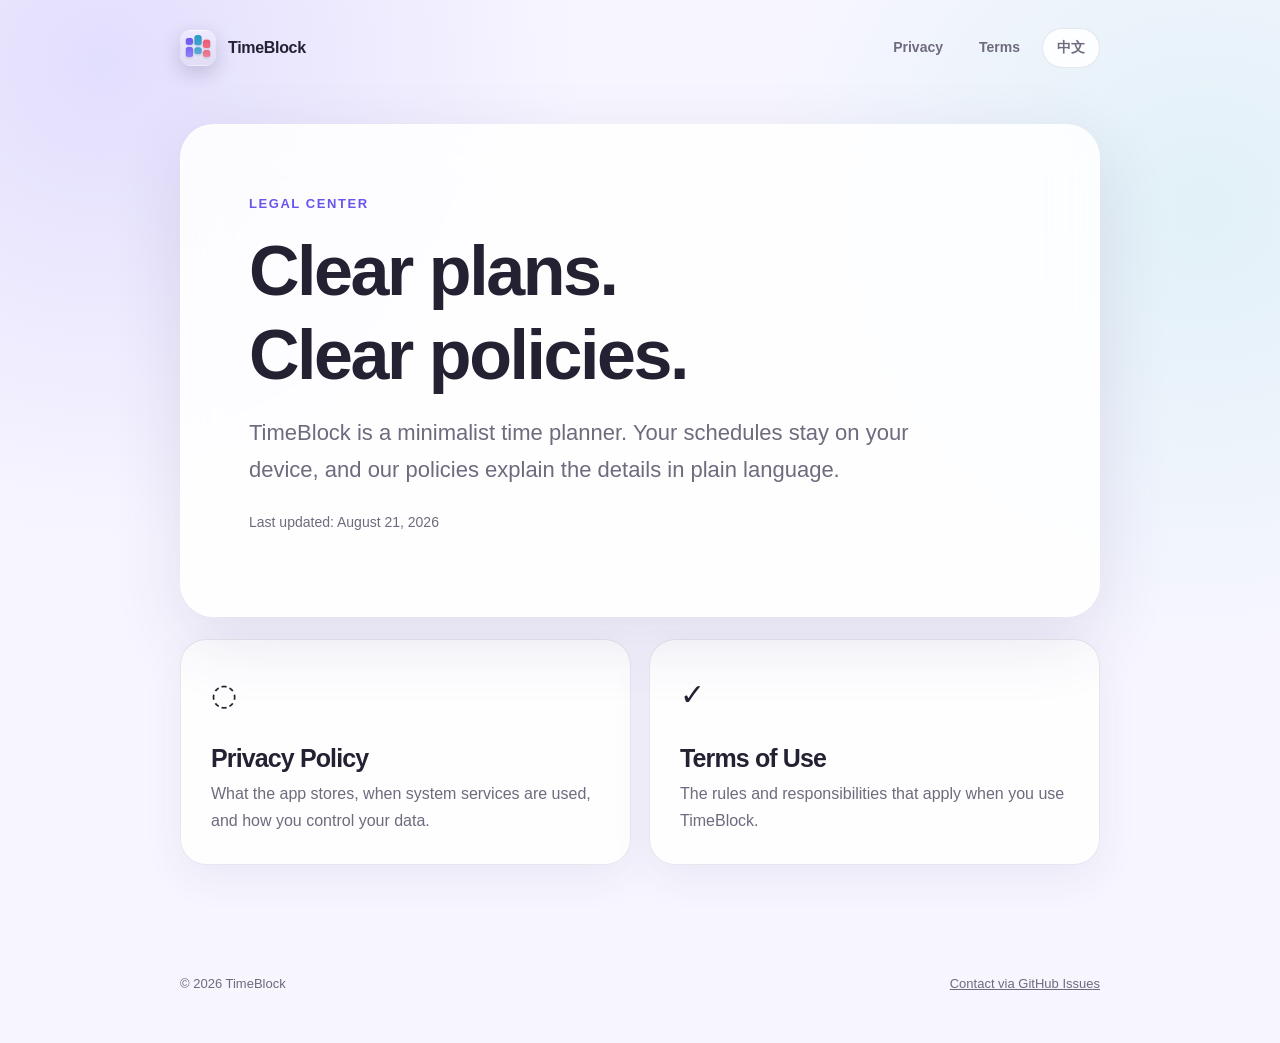
<file: index.html>
<!doctype html>
<html lang="en">
<head>
  <meta charset="utf-8">
  <meta name="viewport" content="width=device-width,initial-scale=1">
  <meta name="description" content="Privacy Policy and Terms of Use for TimeBlock.">
  <title>TimeBlock Legal</title>
  <link rel="icon" href="assets/app-icon.png">
  <link rel="stylesheet" href="assets/styles.css">
</head>
<body>
  <div class="shell">
    <header>
      <a class="brand" href="./"><img class="app-icon" src="assets/app-icon.png" alt="">TimeBlock</a>
      <nav aria-label="Primary"><a href="privacy/">Privacy</a><a href="terms/">Terms</a><a class="language" href="zh/" lang="zh-Hans">中文</a></nav>
    </header>
    <main>
      <section class="hero">
        <p class="kicker">Legal center</p>
        <h1>Clear plans.<br>Clear policies.</h1>
        <p class="lede">TimeBlock is a minimalist time planner. Your schedules stay on your device, and our policies explain the details in plain language.</p>
        <p class="meta">Last updated: August 21, 2026</p>
      </section>
      <section class="cards" aria-label="Legal documents">
        <a class="card" href="privacy/"><span class="icon">◌</span><h2>Privacy Policy</h2><p>What the app stores, when system services are used, and how you control your data.</p></a>
        <a class="card" href="terms/"><span class="icon">✓</span><h2>Terms of Use</h2><p>The rules and responsibilities that apply when you use TimeBlock.</p></a>
      </section>
    </main>
    <footer><span>© 2026 TimeBlock</span><span><a href="https://github.com/MarBarb/timeblock-legal/issues">Contact via GitHub Issues</a></span></footer>
  </div>
</body>
</html>
</file>
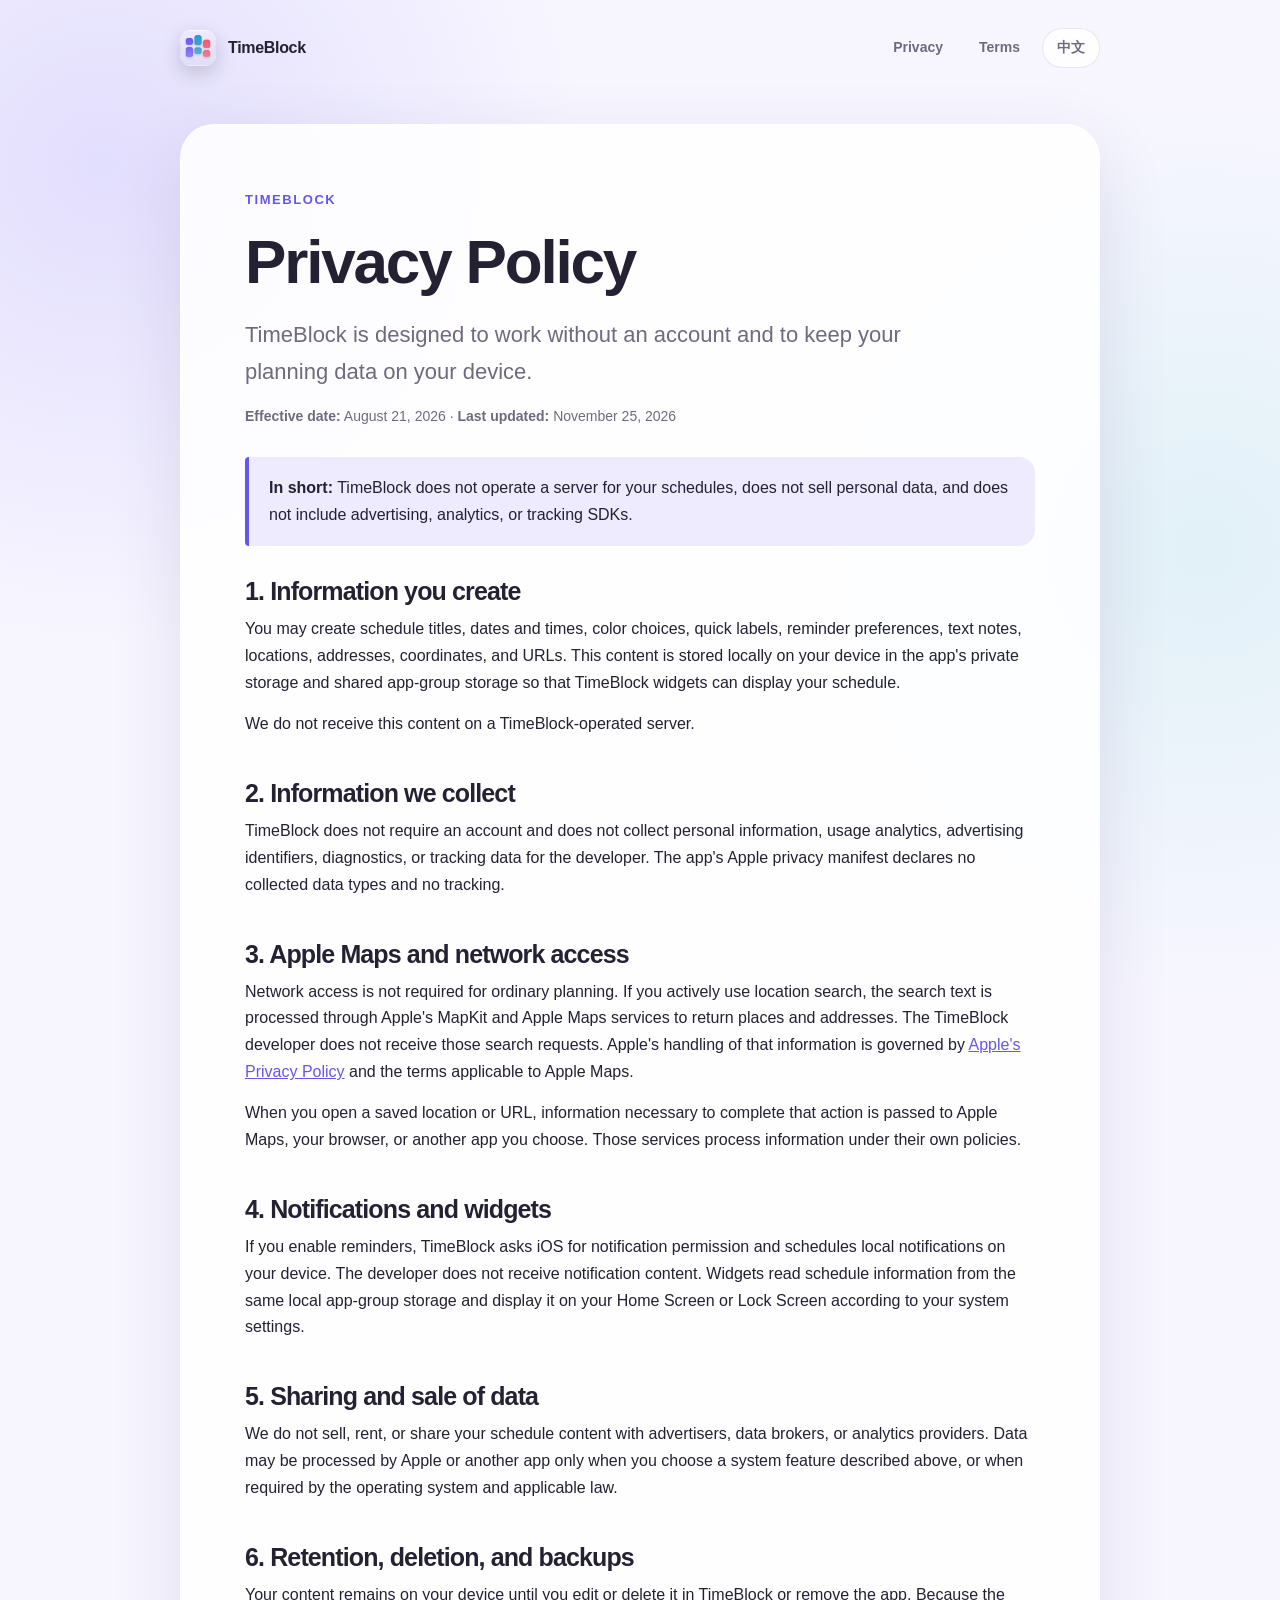
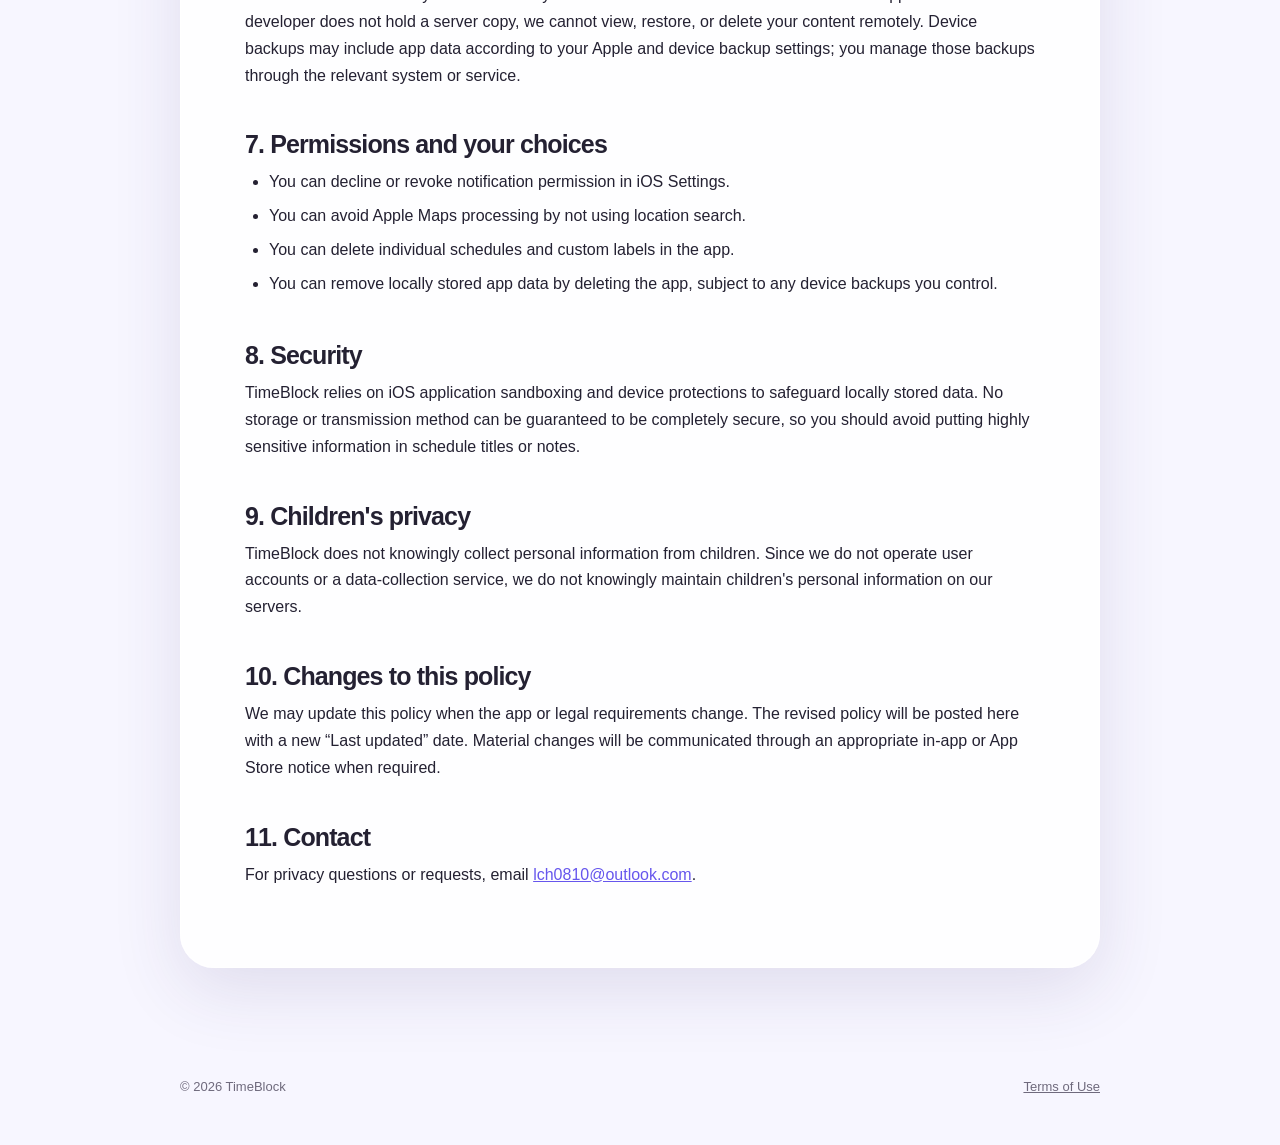
<file: privacy/index.html>
<!doctype html>
<html lang="en">
<head>
  <meta charset="utf-8">
  <meta name="viewport" content="width=device-width,initial-scale=1">
  <meta name="description" content="TimeBlock Privacy Policy.">
  <title>Privacy Policy · TimeBlock</title>
  <link rel="icon" href="../assets/app-icon.png">
  <link rel="stylesheet" href="../assets/styles.css">
</head>
<body>
  <div class="shell">
    <header>
      <a class="brand" href="../"><img class="app-icon" src="../assets/app-icon.png" alt="">TimeBlock</a>
      <nav aria-label="Primary"><a href="../privacy/">Privacy</a><a href="../terms/">Terms</a><a class="language" href="../zh/privacy/" lang="zh-Hans">中文</a></nav>
    </header>
    <main>
      <article class="document">
        <p class="kicker">TimeBlock</p>
        <h1>Privacy Policy</h1>
        <p class="lede">TimeBlock is designed to work without an account and to keep your planning data on your device.</p>
        <p class="meta"><strong>Effective date:</strong> August 21, 2026 · <strong>Last updated:</strong> November 25, 2026</p>

        <div class="notice"><strong>In short:</strong> TimeBlock does not operate a server for your schedules, does not sell personal data, and does not include advertising, analytics, or tracking SDKs.</div>

        <section>
          <h2>1. Information you create</h2>
          <p>You may create schedule titles, dates and times, color choices, quick labels, reminder preferences, text notes, locations, addresses, coordinates, and URLs. This content is stored locally on your device in the app's private storage and shared app-group storage so that TimeBlock widgets can display your schedule.</p>
          <p>We do not receive this content on a TimeBlock-operated server.</p>
        </section>

        <section>
          <h2>2. Information we collect</h2>
          <p>TimeBlock does not require an account and does not collect personal information, usage analytics, advertising identifiers, diagnostics, or tracking data for the developer. The app's Apple privacy manifest declares no collected data types and no tracking.</p>
        </section>

        <section>
          <h2>3. Apple Maps and network access</h2>
          <p>Network access is not required for ordinary planning. If you actively use location search, the search text is processed through Apple's MapKit and Apple Maps services to return places and addresses. The TimeBlock developer does not receive those search requests. Apple's handling of that information is governed by <a href="https://www.apple.com/legal/privacy/">Apple's Privacy Policy</a> and the terms applicable to Apple Maps.</p>
          <p>When you open a saved location or URL, information necessary to complete that action is passed to Apple Maps, your browser, or another app you choose. Those services process information under their own policies.</p>
        </section>

        <section>
          <h2>4. Notifications and widgets</h2>
          <p>If you enable reminders, TimeBlock asks iOS for notification permission and schedules local notifications on your device. The developer does not receive notification content. Widgets read schedule information from the same local app-group storage and display it on your Home Screen or Lock Screen according to your system settings.</p>
        </section>

        <section>
          <h2>5. Sharing and sale of data</h2>
          <p>We do not sell, rent, or share your schedule content with advertisers, data brokers, or analytics providers. Data may be processed by Apple or another app only when you choose a system feature described above, or when required by the operating system and applicable law.</p>
        </section>

        <section>
          <h2>6. Retention, deletion, and backups</h2>
          <p>Your content remains on your device until you edit or delete it in TimeBlock or remove the app. Because the developer does not hold a server copy, we cannot view, restore, or delete your content remotely. Device backups may include app data according to your Apple and device backup settings; you manage those backups through the relevant system or service.</p>
        </section>

        <section>
          <h2>7. Permissions and your choices</h2>
          <ul>
            <li>You can decline or revoke notification permission in iOS Settings.</li>
            <li>You can avoid Apple Maps processing by not using location search.</li>
            <li>You can delete individual schedules and custom labels in the app.</li>
            <li>You can remove locally stored app data by deleting the app, subject to any device backups you control.</li>
          </ul>
        </section>

        <section>
          <h2>8. Security</h2>
          <p>TimeBlock relies on iOS application sandboxing and device protections to safeguard locally stored data. No storage or transmission method can be guaranteed to be completely secure, so you should avoid putting highly sensitive information in schedule titles or notes.</p>
        </section>

        <section>
          <h2>9. Children's privacy</h2>
          <p>TimeBlock does not knowingly collect personal information from children. Since we do not operate user accounts or a data-collection service, we do not knowingly maintain children's personal information on our servers.</p>
        </section>

        <section>
          <h2>10. Changes to this policy</h2>
          <p>We may update this policy when the app or legal requirements change. The revised policy will be posted here with a new “Last updated” date. Material changes will be communicated through an appropriate in-app or App Store notice when required.</p>
        </section>

        <section>
          <h2>11. Contact</h2>
          <p>For privacy questions or requests, email <a href="mailto:lch0810@outlook.com">lch0810@outlook.com</a>.</p>
        </section>
      </article>
    </main>
    <footer><span>© 2026 TimeBlock</span><span><a href="../terms/">Terms of Use</a></span></footer>
  </div>
</body>
</html>
</file>
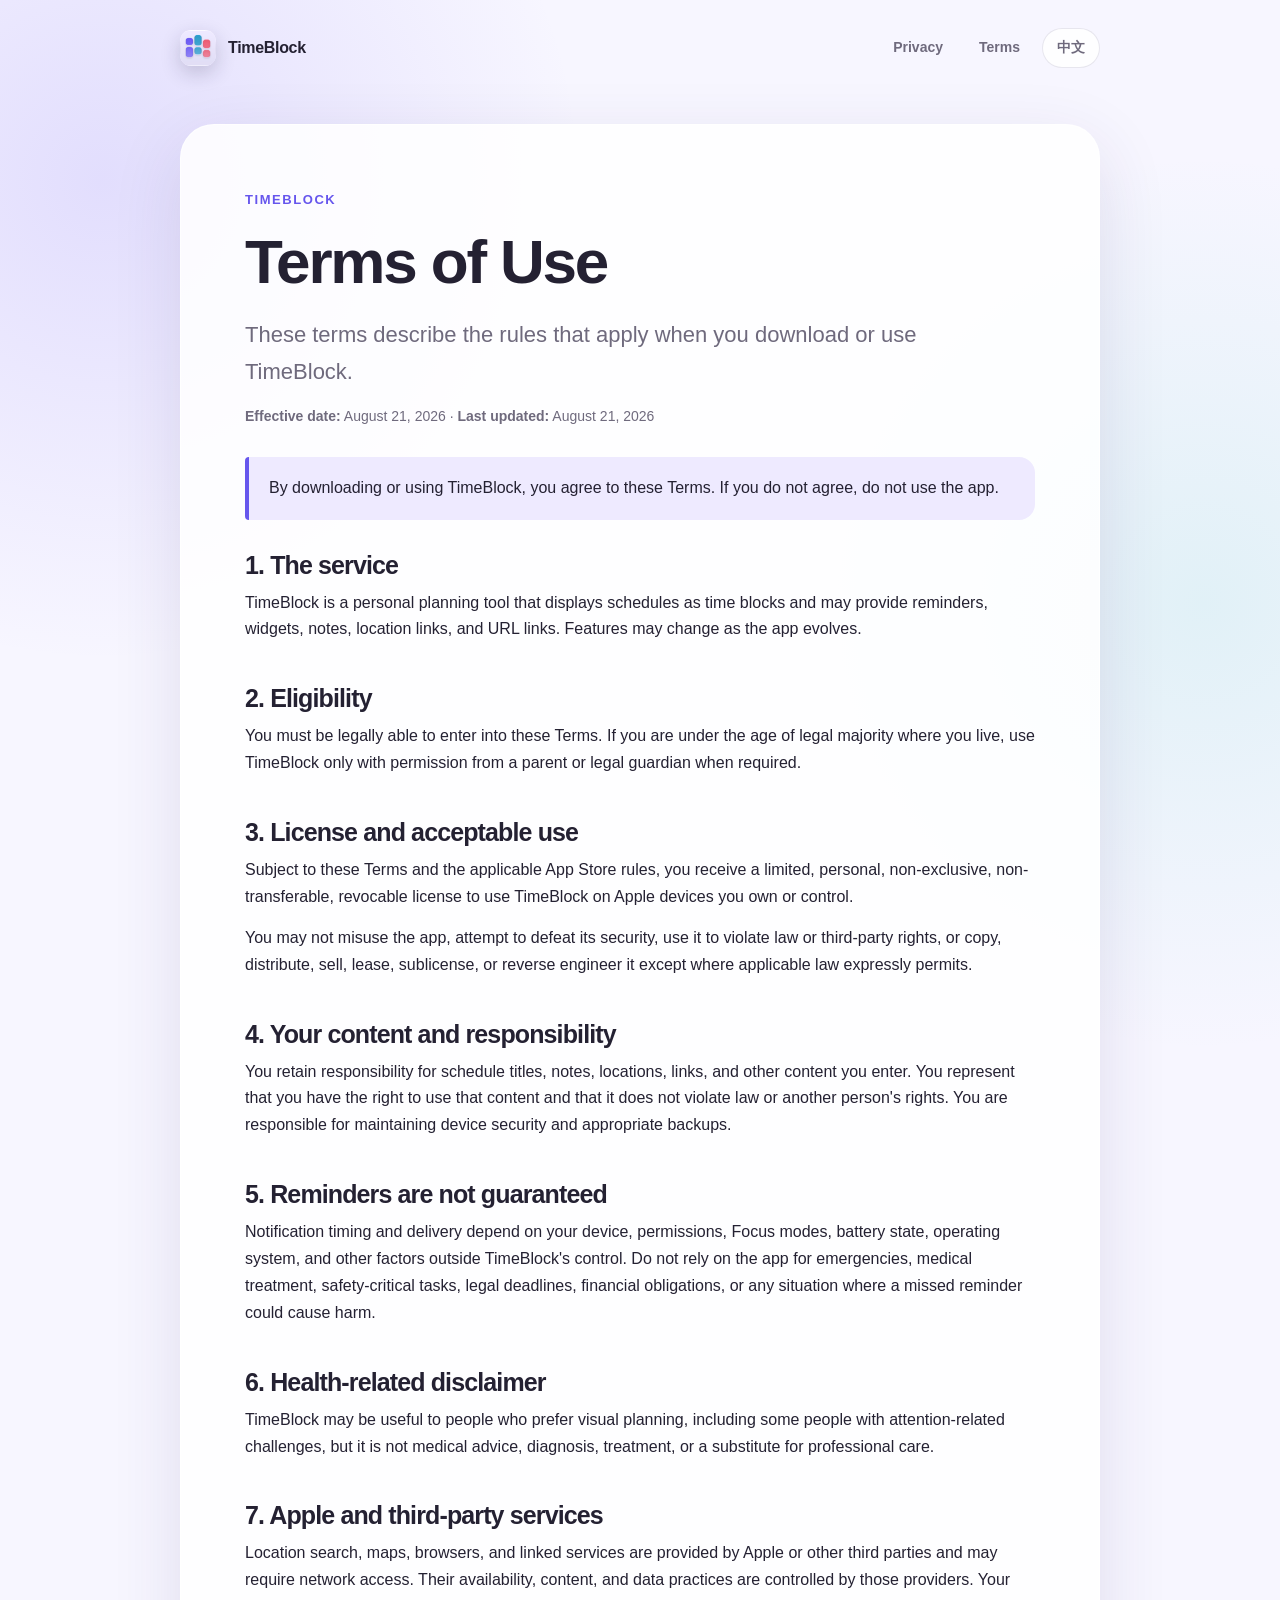
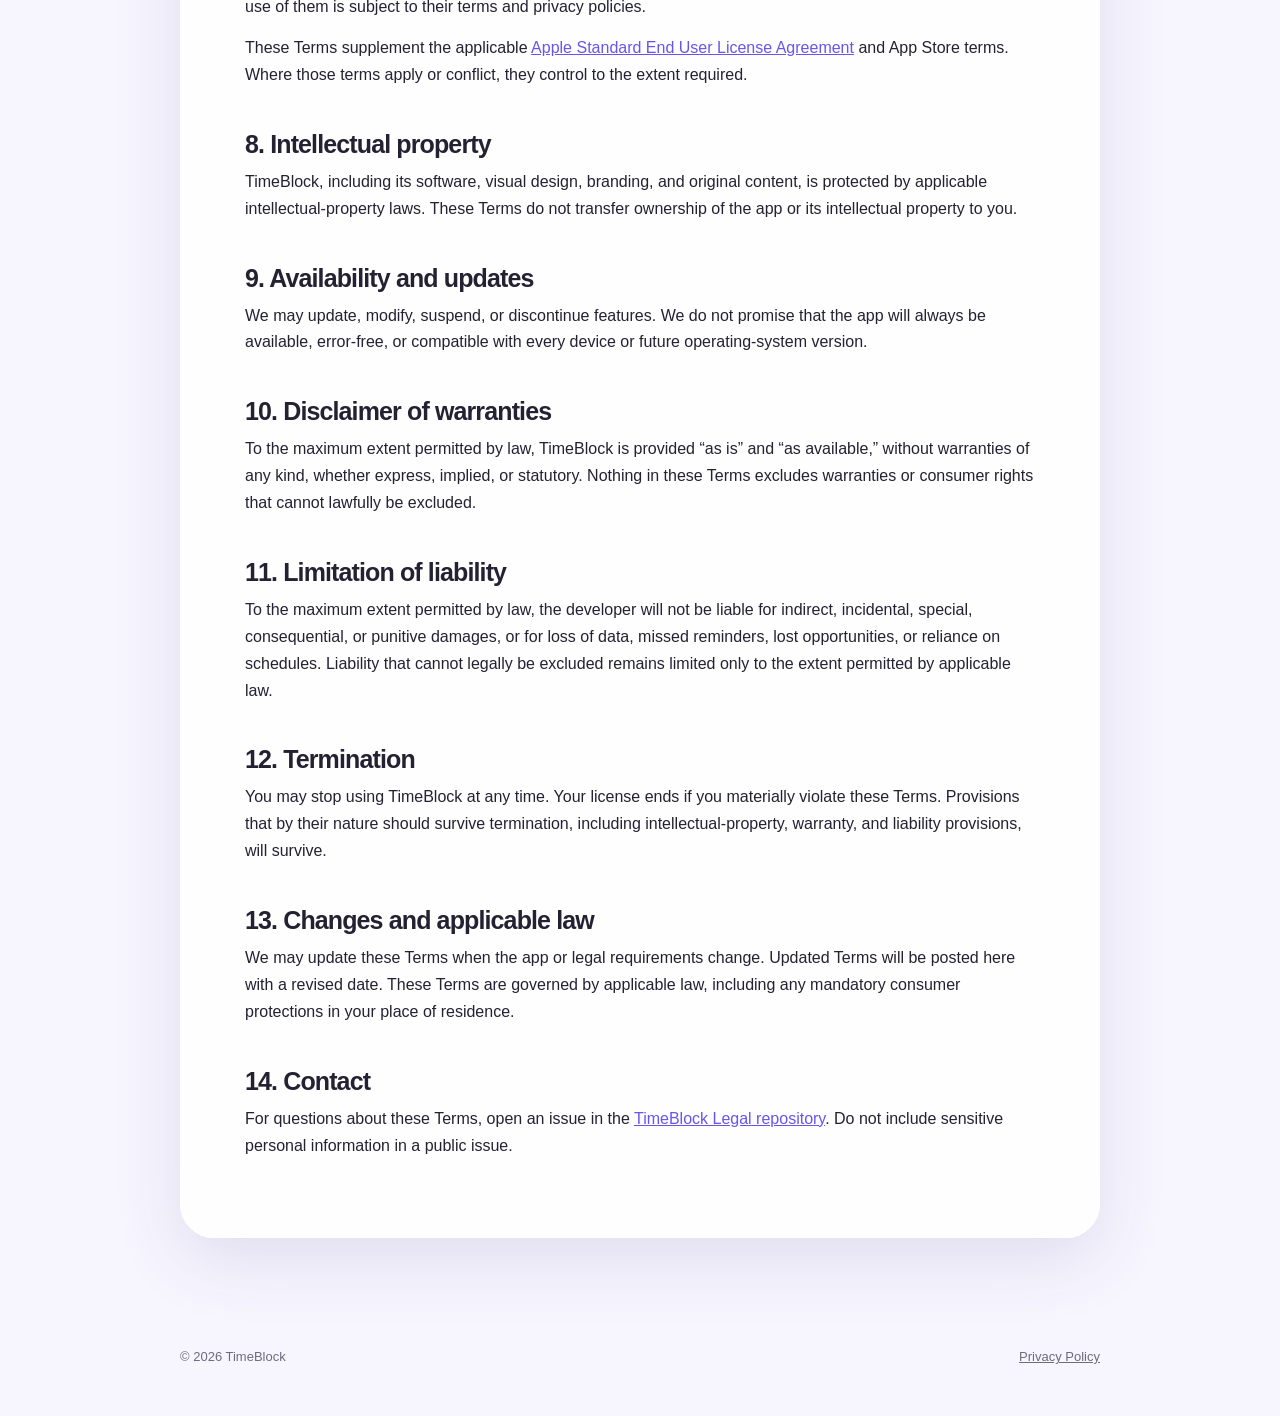
<file: terms/index.html>
<!doctype html>
<html lang="en">
<head>
  <meta charset="utf-8">
  <meta name="viewport" content="width=device-width,initial-scale=1">
  <meta name="description" content="TimeBlock Terms of Use.">
  <title>Terms of Use · TimeBlock</title>
  <link rel="icon" href="../assets/app-icon.png">
  <link rel="stylesheet" href="../assets/styles.css">
</head>
<body>
  <div class="shell">
    <header>
      <a class="brand" href="../"><img class="app-icon" src="../assets/app-icon.png" alt="">TimeBlock</a>
      <nav aria-label="Primary"><a href="../privacy/">Privacy</a><a href="../terms/">Terms</a><a class="language" href="../zh/terms/" lang="zh-Hans">中文</a></nav>
    </header>
    <main>
      <article class="document">
        <p class="kicker">TimeBlock</p>
        <h1>Terms of Use</h1>
        <p class="lede">These terms describe the rules that apply when you download or use TimeBlock.</p>
        <p class="meta"><strong>Effective date:</strong> August 21, 2026 · <strong>Last updated:</strong> August 21, 2026</p>

        <div class="notice">By downloading or using TimeBlock, you agree to these Terms. If you do not agree, do not use the app.</div>

        <section>
          <h2>1. The service</h2>
          <p>TimeBlock is a personal planning tool that displays schedules as time blocks and may provide reminders, widgets, notes, location links, and URL links. Features may change as the app evolves.</p>
        </section>

        <section>
          <h2>2. Eligibility</h2>
          <p>You must be legally able to enter into these Terms. If you are under the age of legal majority where you live, use TimeBlock only with permission from a parent or legal guardian when required.</p>
        </section>

        <section>
          <h2>3. License and acceptable use</h2>
          <p>Subject to these Terms and the applicable App Store rules, you receive a limited, personal, non-exclusive, non-transferable, revocable license to use TimeBlock on Apple devices you own or control.</p>
          <p>You may not misuse the app, attempt to defeat its security, use it to violate law or third-party rights, or copy, distribute, sell, lease, sublicense, or reverse engineer it except where applicable law expressly permits.</p>
        </section>

        <section>
          <h2>4. Your content and responsibility</h2>
          <p>You retain responsibility for schedule titles, notes, locations, links, and other content you enter. You represent that you have the right to use that content and that it does not violate law or another person's rights. You are responsible for maintaining device security and appropriate backups.</p>
        </section>

        <section>
          <h2>5. Reminders are not guaranteed</h2>
          <p>Notification timing and delivery depend on your device, permissions, Focus modes, battery state, operating system, and other factors outside TimeBlock's control. Do not rely on the app for emergencies, medical treatment, safety-critical tasks, legal deadlines, financial obligations, or any situation where a missed reminder could cause harm.</p>
        </section>

        <section>
          <h2>6. Health-related disclaimer</h2>
          <p>TimeBlock may be useful to people who prefer visual planning, including some people with attention-related challenges, but it is not medical advice, diagnosis, treatment, or a substitute for professional care.</p>
        </section>

        <section>
          <h2>7. Apple and third-party services</h2>
          <p>Location search, maps, browsers, and linked services are provided by Apple or other third parties and may require network access. Their availability, content, and data practices are controlled by those providers. Your use of them is subject to their terms and privacy policies.</p>
          <p>These Terms supplement the applicable <a href="https://www.apple.com/legal/internet-services/itunes/dev/stdeula/">Apple Standard End User License Agreement</a> and App Store terms. Where those terms apply or conflict, they control to the extent required.</p>
        </section>

        <section>
          <h2>8. Intellectual property</h2>
          <p>TimeBlock, including its software, visual design, branding, and original content, is protected by applicable intellectual-property laws. These Terms do not transfer ownership of the app or its intellectual property to you.</p>
        </section>

        <section>
          <h2>9. Availability and updates</h2>
          <p>We may update, modify, suspend, or discontinue features. We do not promise that the app will always be available, error-free, or compatible with every device or future operating-system version.</p>
        </section>

        <section>
          <h2>10. Disclaimer of warranties</h2>
          <p>To the maximum extent permitted by law, TimeBlock is provided “as is” and “as available,” without warranties of any kind, whether express, implied, or statutory. Nothing in these Terms excludes warranties or consumer rights that cannot lawfully be excluded.</p>
        </section>

        <section>
          <h2>11. Limitation of liability</h2>
          <p>To the maximum extent permitted by law, the developer will not be liable for indirect, incidental, special, consequential, or punitive damages, or for loss of data, missed reminders, lost opportunities, or reliance on schedules. Liability that cannot legally be excluded remains limited only to the extent permitted by applicable law.</p>
        </section>

        <section>
          <h2>12. Termination</h2>
          <p>You may stop using TimeBlock at any time. Your license ends if you materially violate these Terms. Provisions that by their nature should survive termination, including intellectual-property, warranty, and liability provisions, will survive.</p>
        </section>

        <section>
          <h2>13. Changes and applicable law</h2>
          <p>We may update these Terms when the app or legal requirements change. Updated Terms will be posted here with a revised date. These Terms are governed by applicable law, including any mandatory consumer protections in your place of residence.</p>
        </section>

        <section>
          <h2>14. Contact</h2>
          <p>For questions about these Terms, open an issue in the <a href="https://github.com/MarBarb/timeblock-legal/issues">TimeBlock Legal repository</a>. Do not include sensitive personal information in a public issue.</p>
        </section>
      </article>
    </main>
    <footer><span>© 2026 TimeBlock</span><span><a href="../privacy/">Privacy Policy</a></span></footer>
  </div>
</body>
</html>
</file>
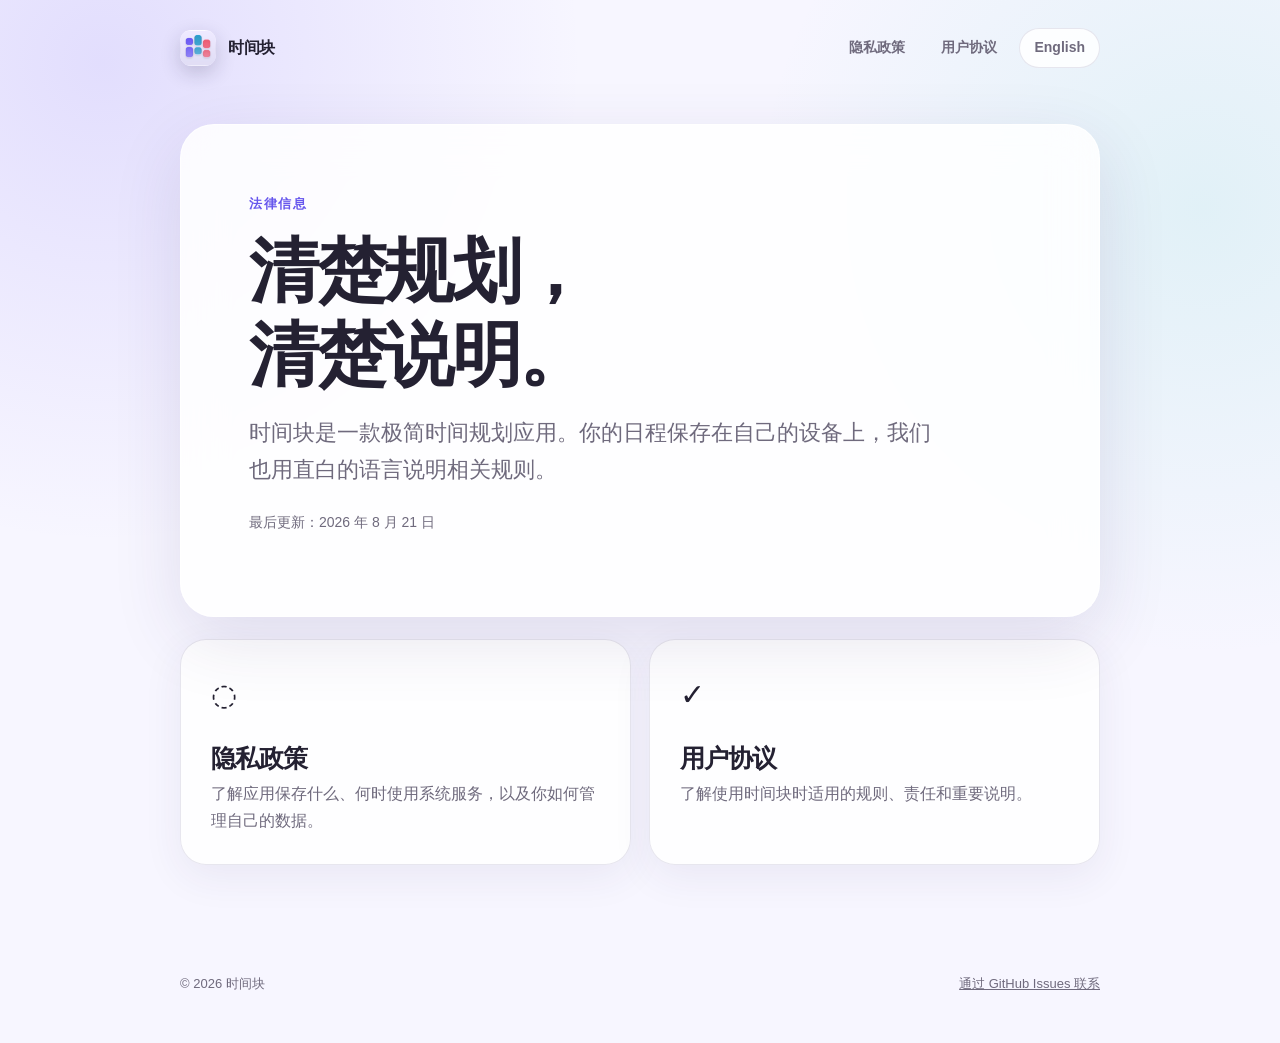
<file: zh/index.html>
<!doctype html>
<html lang="zh-Hans">
<head>
  <meta charset="utf-8">
  <meta name="viewport" content="width=device-width,initial-scale=1">
  <meta name="description" content="时间块的隐私政策与用户协议。">
  <title>时间块 · 法律信息</title>
  <link rel="icon" href="../assets/app-icon.png">
  <link rel="stylesheet" href="../assets/styles.css">
</head>
<body>
  <div class="shell">
    <header>
      <a class="brand" href="./"><img class="app-icon" src="../assets/app-icon.png" alt="">时间块</a>
      <nav aria-label="主要导航"><a href="privacy/">隐私政策</a><a href="terms/">用户协议</a><a class="language" href="../" lang="en">English</a></nav>
    </header>
    <main>
      <section class="hero">
        <p class="kicker">法律信息</p>
        <h1>清楚规划，<br>清楚说明。</h1>
        <p class="lede">时间块是一款极简时间规划应用。你的日程保存在自己的设备上，我们也用直白的语言说明相关规则。</p>
        <p class="meta">最后更新：2026 年 8 月 21 日</p>
      </section>
      <section class="cards" aria-label="法律文件">
        <a class="card" href="privacy/"><span class="icon">◌</span><h2>隐私政策</h2><p>了解应用保存什么、何时使用系统服务，以及你如何管理自己的数据。</p></a>
        <a class="card" href="terms/"><span class="icon">✓</span><h2>用户协议</h2><p>了解使用时间块时适用的规则、责任和重要说明。</p></a>
      </section>
    </main>
    <footer><span>© 2026 时间块</span><span><a href="https://github.com/MarBarb/timeblock-legal/issues">通过 GitHub Issues 联系</a></span></footer>
  </div>
</body>
</html>
</file>
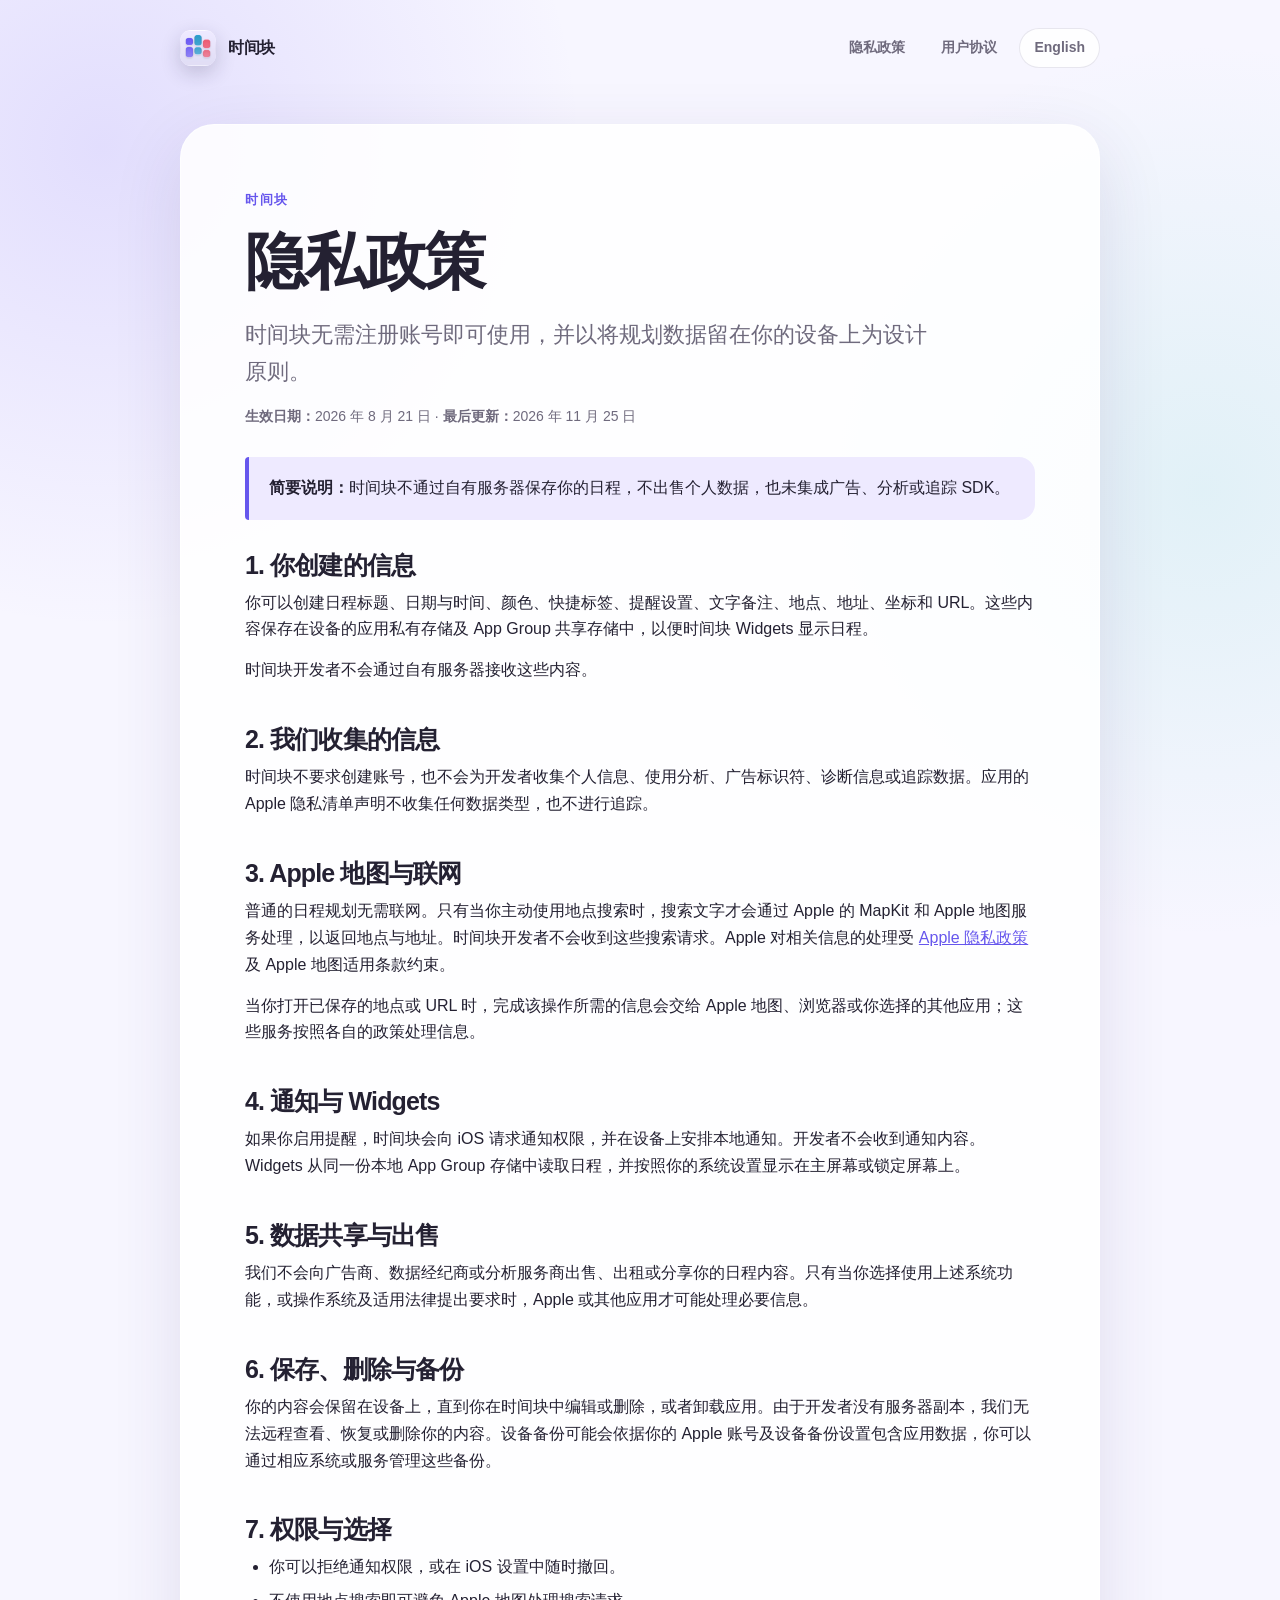
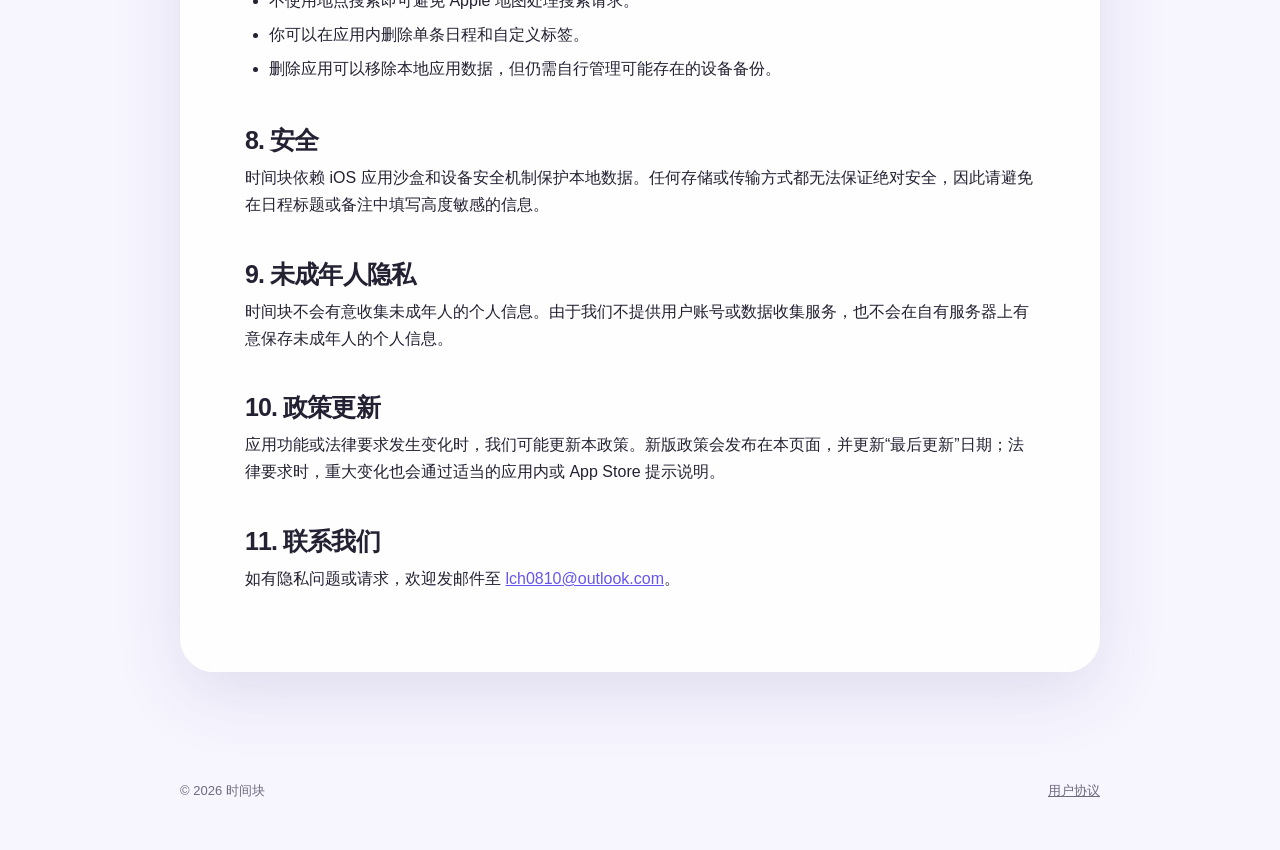
<file: zh/privacy/index.html>
<!doctype html>
<html lang="zh-Hans">
<head>
  <meta charset="utf-8">
  <meta name="viewport" content="width=device-width,initial-scale=1">
  <meta name="description" content="时间块隐私政策。">
  <title>隐私政策 · 时间块</title>
  <link rel="icon" href="../../assets/app-icon.png">
  <link rel="stylesheet" href="../../assets/styles.css">
</head>
<body>
  <div class="shell">
    <header>
      <a class="brand" href="../"><img class="app-icon" src="../../assets/app-icon.png" alt="">时间块</a>
      <nav aria-label="主要导航"><a href="../privacy/">隐私政策</a><a href="../terms/">用户协议</a><a class="language" href="../../privacy/" lang="en">English</a></nav>
    </header>
    <main>
      <article class="document">
        <p class="kicker">时间块</p>
        <h1>隐私政策</h1>
        <p class="lede">时间块无需注册账号即可使用，并以将规划数据留在你的设备上为设计原则。</p>
        <p class="meta"><strong>生效日期：</strong>2026 年 8 月 21 日 · <strong>最后更新：</strong>2026 年 11 月 25 日</p>

        <div class="notice"><strong>简要说明：</strong>时间块不通过自有服务器保存你的日程，不出售个人数据，也未集成广告、分析或追踪 SDK。</div>

        <section>
          <h2>1. 你创建的信息</h2>
          <p>你可以创建日程标题、日期与时间、颜色、快捷标签、提醒设置、文字备注、地点、地址、坐标和 URL。这些内容保存在设备的应用私有存储及 App Group 共享存储中，以便时间块 Widgets 显示日程。</p>
          <p>时间块开发者不会通过自有服务器接收这些内容。</p>
        </section>

        <section>
          <h2>2. 我们收集的信息</h2>
          <p>时间块不要求创建账号，也不会为开发者收集个人信息、使用分析、广告标识符、诊断信息或追踪数据。应用的 Apple 隐私清单声明不收集任何数据类型，也不进行追踪。</p>
        </section>

        <section>
          <h2>3. Apple 地图与联网</h2>
          <p>普通的日程规划无需联网。只有当你主动使用地点搜索时，搜索文字才会通过 Apple 的 MapKit 和 Apple 地图服务处理，以返回地点与地址。时间块开发者不会收到这些搜索请求。Apple 对相关信息的处理受 <a href="https://www.apple.com.cn/legal/privacy/">Apple 隐私政策</a>及 Apple 地图适用条款约束。</p>
          <p>当你打开已保存的地点或 URL 时，完成该操作所需的信息会交给 Apple 地图、浏览器或你选择的其他应用；这些服务按照各自的政策处理信息。</p>
        </section>

        <section>
          <h2>4. 通知与 Widgets</h2>
          <p>如果你启用提醒，时间块会向 iOS 请求通知权限，并在设备上安排本地通知。开发者不会收到通知内容。Widgets 从同一份本地 App Group 存储中读取日程，并按照你的系统设置显示在主屏幕或锁定屏幕上。</p>
        </section>

        <section>
          <h2>5. 数据共享与出售</h2>
          <p>我们不会向广告商、数据经纪商或分析服务商出售、出租或分享你的日程内容。只有当你选择使用上述系统功能，或操作系统及适用法律提出要求时，Apple 或其他应用才可能处理必要信息。</p>
        </section>

        <section>
          <h2>6. 保存、删除与备份</h2>
          <p>你的内容会保留在设备上，直到你在时间块中编辑或删除，或者卸载应用。由于开发者没有服务器副本，我们无法远程查看、恢复或删除你的内容。设备备份可能会依据你的 Apple 账号及设备备份设置包含应用数据，你可以通过相应系统或服务管理这些备份。</p>
        </section>

        <section>
          <h2>7. 权限与选择</h2>
          <ul>
            <li>你可以拒绝通知权限，或在 iOS 设置中随时撤回。</li>
            <li>不使用地点搜索即可避免 Apple 地图处理搜索请求。</li>
            <li>你可以在应用内删除单条日程和自定义标签。</li>
            <li>删除应用可以移除本地应用数据，但仍需自行管理可能存在的设备备份。</li>
          </ul>
        </section>

        <section>
          <h2>8. 安全</h2>
          <p>时间块依赖 iOS 应用沙盒和设备安全机制保护本地数据。任何存储或传输方式都无法保证绝对安全，因此请避免在日程标题或备注中填写高度敏感的信息。</p>
        </section>

        <section>
          <h2>9. 未成年人隐私</h2>
          <p>时间块不会有意收集未成年人的个人信息。由于我们不提供用户账号或数据收集服务，也不会在自有服务器上有意保存未成年人的个人信息。</p>
        </section>

        <section>
          <h2>10. 政策更新</h2>
          <p>应用功能或法律要求发生变化时，我们可能更新本政策。新版政策会发布在本页面，并更新“最后更新”日期；法律要求时，重大变化也会通过适当的应用内或 App Store 提示说明。</p>
        </section>

        <section>
          <h2>11. 联系我们</h2>
          <p>如有隐私问题或请求，欢迎发邮件至 <a href="mailto:lch0810@outlook.com">lch0810@outlook.com</a>。</p>
        </section>
      </article>
    </main>
    <footer><span>© 2026 时间块</span><span><a href="../terms/">用户协议</a></span></footer>
  </div>
</body>
</html>
</file>
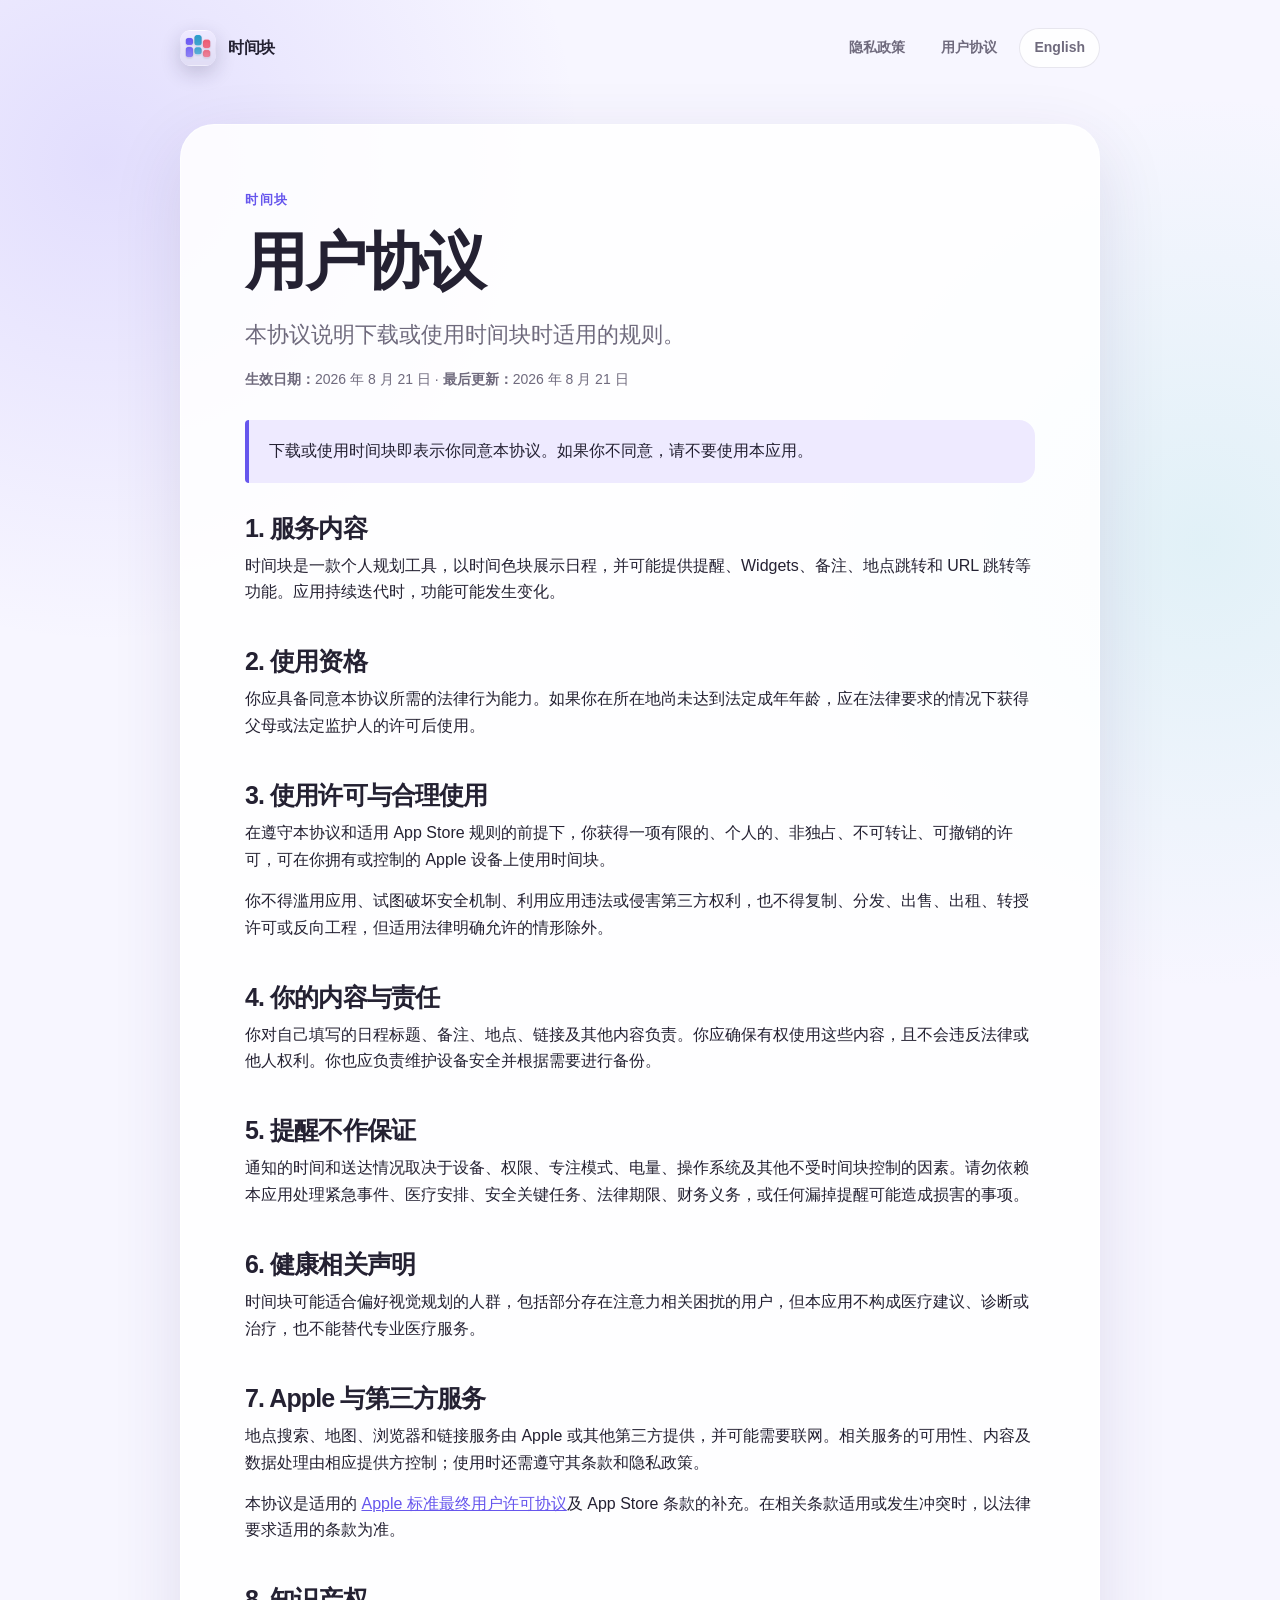
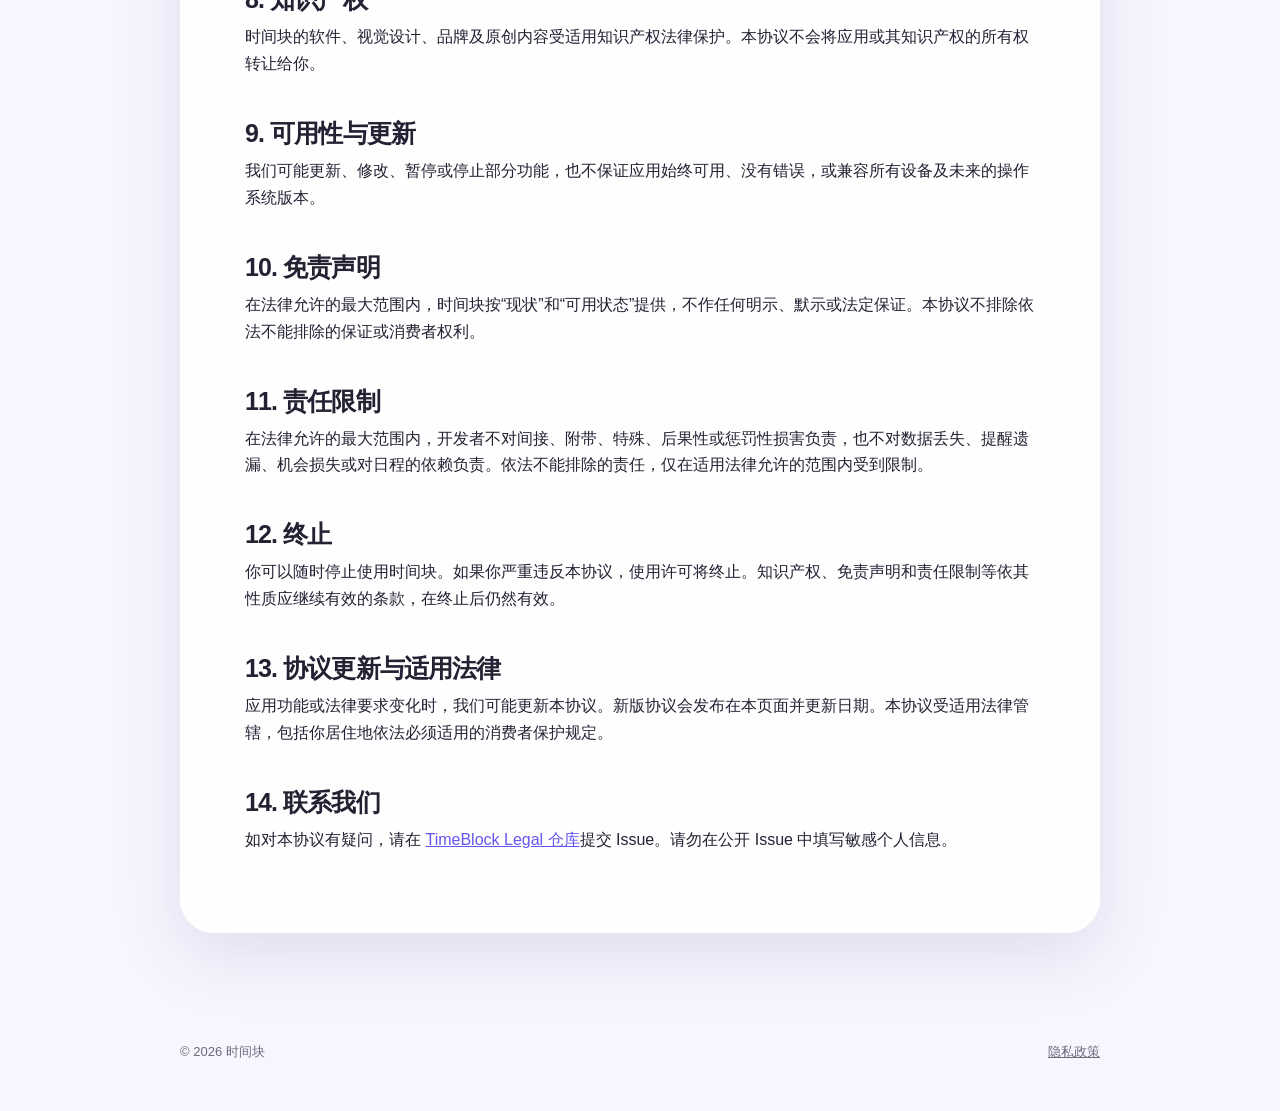
<file: zh/terms/index.html>
<!doctype html>
<html lang="zh-Hans">
<head>
  <meta charset="utf-8">
  <meta name="viewport" content="width=device-width,initial-scale=1">
  <meta name="description" content="时间块用户协议。">
  <title>用户协议 · 时间块</title>
  <link rel="icon" href="../../assets/app-icon.png">
  <link rel="stylesheet" href="../../assets/styles.css">
</head>
<body>
  <div class="shell">
    <header>
      <a class="brand" href="../"><img class="app-icon" src="../../assets/app-icon.png" alt="">时间块</a>
      <nav aria-label="主要导航"><a href="../privacy/">隐私政策</a><a href="../terms/">用户协议</a><a class="language" href="../../terms/" lang="en">English</a></nav>
    </header>
    <main>
      <article class="document">
        <p class="kicker">时间块</p>
        <h1>用户协议</h1>
        <p class="lede">本协议说明下载或使用时间块时适用的规则。</p>
        <p class="meta"><strong>生效日期：</strong>2026 年 8 月 21 日 · <strong>最后更新：</strong>2026 年 8 月 21 日</p>

        <div class="notice">下载或使用时间块即表示你同意本协议。如果你不同意，请不要使用本应用。</div>

        <section>
          <h2>1. 服务内容</h2>
          <p>时间块是一款个人规划工具，以时间色块展示日程，并可能提供提醒、Widgets、备注、地点跳转和 URL 跳转等功能。应用持续迭代时，功能可能发生变化。</p>
        </section>

        <section>
          <h2>2. 使用资格</h2>
          <p>你应具备同意本协议所需的法律行为能力。如果你在所在地尚未达到法定成年年龄，应在法律要求的情况下获得父母或法定监护人的许可后使用。</p>
        </section>

        <section>
          <h2>3. 使用许可与合理使用</h2>
          <p>在遵守本协议和适用 App Store 规则的前提下，你获得一项有限的、个人的、非独占、不可转让、可撤销的许可，可在你拥有或控制的 Apple 设备上使用时间块。</p>
          <p>你不得滥用应用、试图破坏安全机制、利用应用违法或侵害第三方权利，也不得复制、分发、出售、出租、转授许可或反向工程，但适用法律明确允许的情形除外。</p>
        </section>

        <section>
          <h2>4. 你的内容与责任</h2>
          <p>你对自己填写的日程标题、备注、地点、链接及其他内容负责。你应确保有权使用这些内容，且不会违反法律或他人权利。你也应负责维护设备安全并根据需要进行备份。</p>
        </section>

        <section>
          <h2>5. 提醒不作保证</h2>
          <p>通知的时间和送达情况取决于设备、权限、专注模式、电量、操作系统及其他不受时间块控制的因素。请勿依赖本应用处理紧急事件、医疗安排、安全关键任务、法律期限、财务义务，或任何漏掉提醒可能造成损害的事项。</p>
        </section>

        <section>
          <h2>6. 健康相关声明</h2>
          <p>时间块可能适合偏好视觉规划的人群，包括部分存在注意力相关困扰的用户，但本应用不构成医疗建议、诊断或治疗，也不能替代专业医疗服务。</p>
        </section>

        <section>
          <h2>7. Apple 与第三方服务</h2>
          <p>地点搜索、地图、浏览器和链接服务由 Apple 或其他第三方提供，并可能需要联网。相关服务的可用性、内容及数据处理由相应提供方控制；使用时还需遵守其条款和隐私政策。</p>
          <p>本协议是适用的 <a href="https://www.apple.com/legal/internet-services/itunes/dev/stdeula/">Apple 标准最终用户许可协议</a>及 App Store 条款的补充。在相关条款适用或发生冲突时，以法律要求适用的条款为准。</p>
        </section>

        <section>
          <h2>8. 知识产权</h2>
          <p>时间块的软件、视觉设计、品牌及原创内容受适用知识产权法律保护。本协议不会将应用或其知识产权的所有权转让给你。</p>
        </section>

        <section>
          <h2>9. 可用性与更新</h2>
          <p>我们可能更新、修改、暂停或停止部分功能，也不保证应用始终可用、没有错误，或兼容所有设备及未来的操作系统版本。</p>
        </section>

        <section>
          <h2>10. 免责声明</h2>
          <p>在法律允许的最大范围内，时间块按“现状”和“可用状态”提供，不作任何明示、默示或法定保证。本协议不排除依法不能排除的保证或消费者权利。</p>
        </section>

        <section>
          <h2>11. 责任限制</h2>
          <p>在法律允许的最大范围内，开发者不对间接、附带、特殊、后果性或惩罚性损害负责，也不对数据丢失、提醒遗漏、机会损失或对日程的依赖负责。依法不能排除的责任，仅在适用法律允许的范围内受到限制。</p>
        </section>

        <section>
          <h2>12. 终止</h2>
          <p>你可以随时停止使用时间块。如果你严重违反本协议，使用许可将终止。知识产权、免责声明和责任限制等依其性质应继续有效的条款，在终止后仍然有效。</p>
        </section>

        <section>
          <h2>13. 协议更新与适用法律</h2>
          <p>应用功能或法律要求变化时，我们可能更新本协议。新版协议会发布在本页面并更新日期。本协议受适用法律管辖，包括你居住地依法必须适用的消费者保护规定。</p>
        </section>

        <section>
          <h2>14. 联系我们</h2>
          <p>如对本协议有疑问，请在 <a href="https://github.com/MarBarb/timeblock-legal/issues">TimeBlock Legal 仓库</a>提交 Issue。请勿在公开 Issue 中填写敏感个人信息。</p>
        </section>
      </article>
    </main>
    <footer><span>© 2026 时间块</span><span><a href="../privacy/">隐私政策</a></span></footer>
  </div>
</body>
</html>
</file>
<file: assets/styles.css>
:root {
  color-scheme: light dark;
  --bg: #f7f6ff;
  --surface: rgba(255, 255, 255, 0.86);
  --text: #242132;
  --muted: #6f6a7d;
  --line: rgba(70, 58, 115, 0.12);
  --brand: #6656ed;
  --brand-soft: #eeeaff;
  --shadow: 0 22px 70px rgba(54, 42, 104, 0.12);
}

* { box-sizing: border-box; }

html { scroll-behavior: smooth; }

body {
  margin: 0;
  min-height: 100vh;
  color: var(--text);
  background:
    radial-gradient(circle at 8% 6%, rgba(123, 102, 245, 0.17), transparent 30rem),
    radial-gradient(circle at 94% 20%, rgba(91, 208, 198, 0.14), transparent 28rem),
    var(--bg);
  font-family: -apple-system, BlinkMacSystemFont, "SF Pro Text", "Segoe UI", sans-serif;
  line-height: 1.68;
}

a { color: var(--brand); }

.shell {
  width: min(920px, calc(100% - 36px));
  margin: 0 auto;
}

header {
  display: flex;
  align-items: center;
  justify-content: space-between;
  gap: 20px;
  padding: 28px 0;
}

.brand {
  display: inline-flex;
  align-items: center;
  gap: 12px;
  color: var(--text);
  text-decoration: none;
  font-weight: 760;
  letter-spacing: -0.02em;
}

.app-icon {
  display: block;
  width: 36px;
  height: 36px;
  border-radius: 11px;
  box-shadow: 0 7px 20px rgba(36, 31, 63, 0.2);
  object-fit: cover;
}

nav { display: flex; align-items: center; gap: 8px; flex-wrap: wrap; justify-content: flex-end; }

nav a,
.language {
  display: inline-flex;
  align-items: center;
  min-height: 40px;
  padding: 0 14px;
  border-radius: 999px;
  color: var(--muted);
  text-decoration: none;
  font-size: 14px;
  font-weight: 650;
}

nav a:hover,
.language:hover { background: var(--brand-soft); color: var(--brand); }

.language { border: 1px solid var(--line); background: var(--surface); }

main { padding: 28px 0 80px; }

.hero {
  padding: clamp(34px, 7vw, 68px);
  border: 1px solid rgba(255,255,255,.75);
  border-radius: 34px;
  background: var(--surface);
  box-shadow: var(--shadow);
  backdrop-filter: blur(22px);
}

.kicker {
  margin: 0 0 14px;
  color: var(--brand);
  font-size: 13px;
  font-weight: 780;
  letter-spacing: .12em;
  text-transform: uppercase;
}

h1, h2, h3 { line-height: 1.2; letter-spacing: -.035em; }

h1 { margin: 0 0 18px; font-size: clamp(40px, 8vw, 70px); }

.document h1 { font-size: clamp(38px, 7vw, 62px); }

.lede { max-width: 690px; margin: 0; color: var(--muted); font-size: clamp(18px, 3vw, 22px); }

.meta { margin-top: 22px; color: var(--muted); font-size: 14px; }

.cards {
  display: grid;
  grid-template-columns: repeat(2, minmax(0, 1fr));
  gap: 18px;
  margin-top: 22px;
}

.card {
  display: block;
  min-height: 210px;
  padding: 30px;
  border: 1px solid var(--line);
  border-radius: 26px;
  color: var(--text);
  background: var(--surface);
  text-decoration: none;
  box-shadow: 0 12px 40px rgba(54, 42, 104, 0.07);
  transition: transform .2s ease, box-shadow .2s ease;
}

.card:hover { transform: translateY(-4px); box-shadow: var(--shadow); }
.card .icon { font-size: 30px; }
.card h2 { margin: 22px 0 8px; font-size: 25px; }
.card p { margin: 0; color: var(--muted); }

.document {
  padding: clamp(30px, 7vw, 64px);
  border: 1px solid rgba(255,255,255,.75);
  border-radius: 34px;
  background: var(--surface);
  box-shadow: var(--shadow);
}

.document section { padding-top: 26px; }
.document h2 { margin: 0 0 10px; font-size: 25px; }
.document p { margin: 0 0 14px; }
.document ul { margin: 10px 0 16px; padding-left: 24px; }
.document li { margin: 7px 0; }
.document strong { font-weight: 730; }

.notice {
  margin: 28px 0 4px;
  padding: 18px 20px;
  border-left: 4px solid var(--brand);
  border-radius: 4px 16px 16px 4px;
  background: var(--brand-soft);
}

footer {
  display: flex;
  justify-content: space-between;
  gap: 18px;
  padding: 28px 0 48px;
  color: var(--muted);
  font-size: 13px;
}

footer a { color: inherit; }

@media (max-width: 700px) {
  header { align-items: flex-start; }
  nav a:not(.language) { display: none; }
  .cards { grid-template-columns: 1fr; }
  .card { min-height: 170px; }
  footer { flex-direction: column; }
}

@media (prefers-color-scheme: dark) {
  :root {
    --bg: #17151f;
    --surface: rgba(35, 32, 46, 0.88);
    --text: #f3f0fb;
    --muted: #b7b1c5;
    --line: rgba(226, 218, 255, 0.12);
    --brand: #a99cff;
    --brand-soft: rgba(111, 91, 232, 0.18);
    --shadow: 0 22px 70px rgba(0, 0, 0, 0.28);
  }
}
</file>
